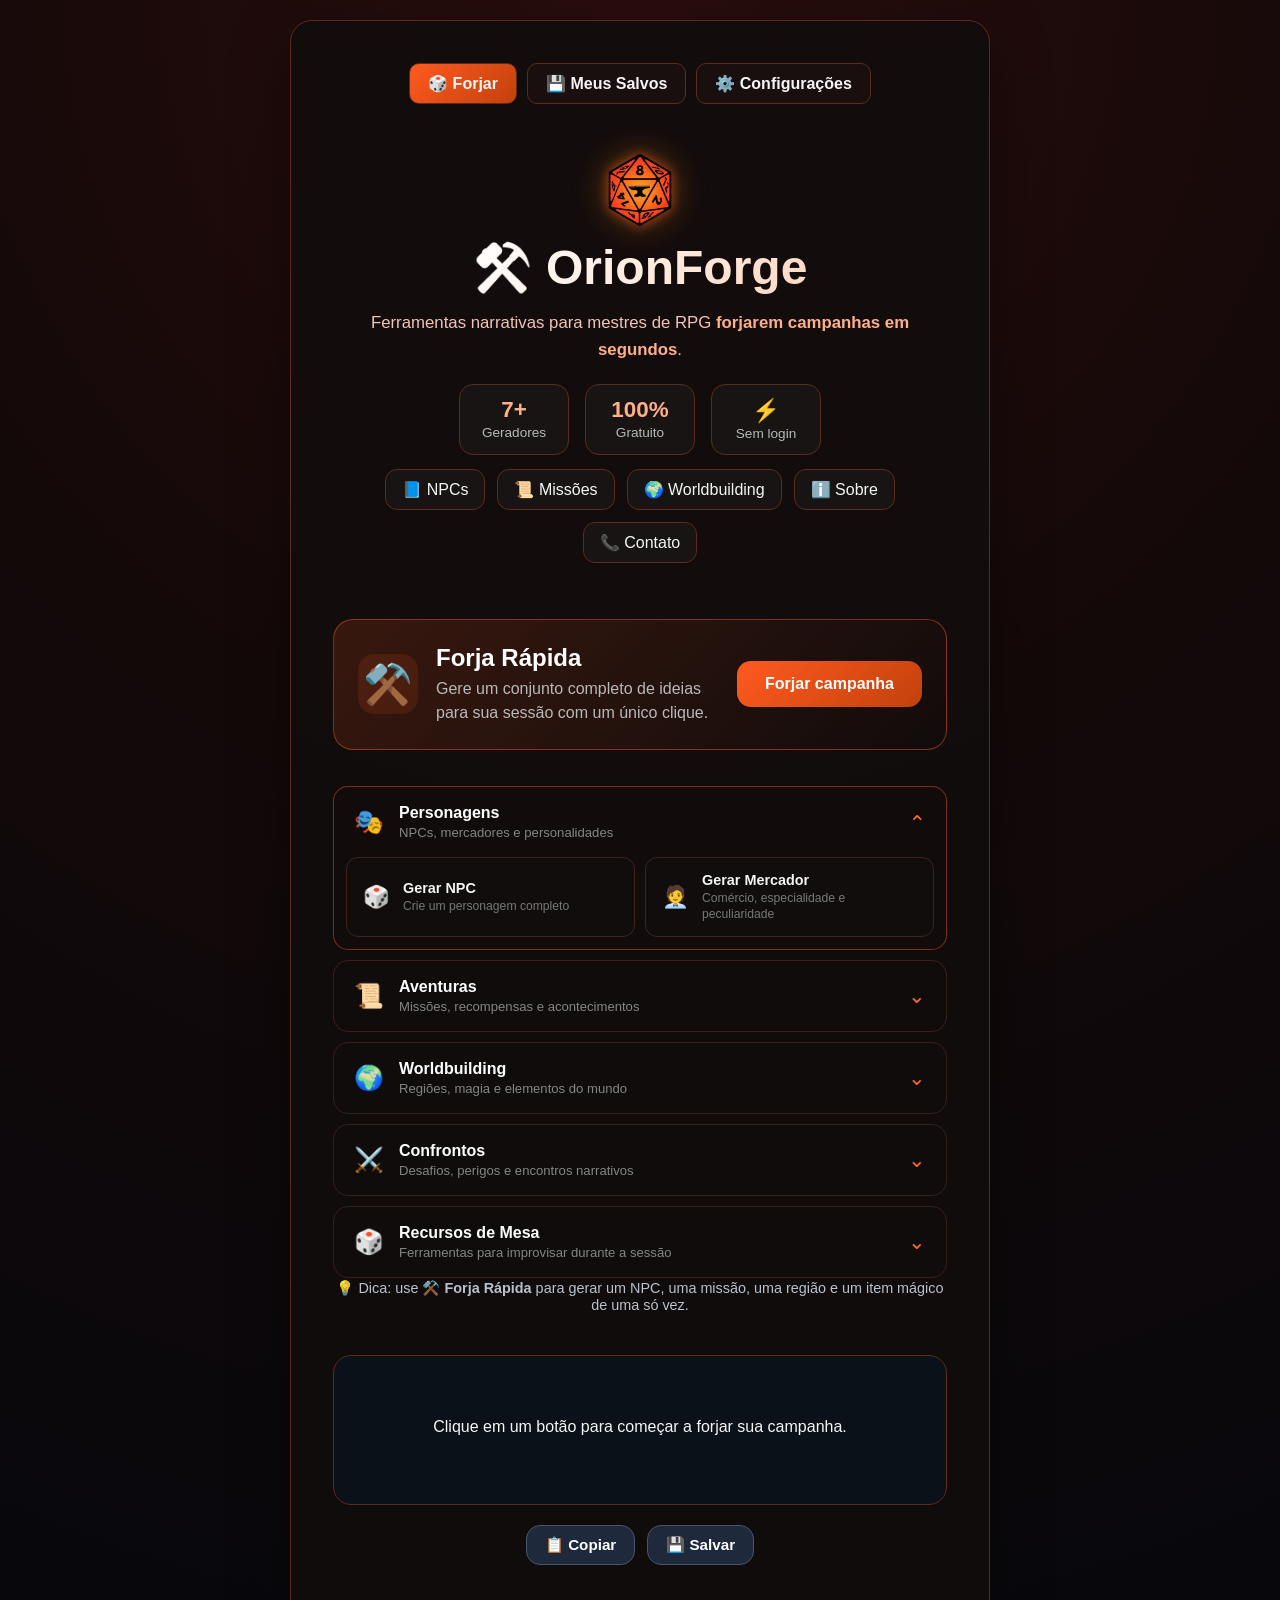
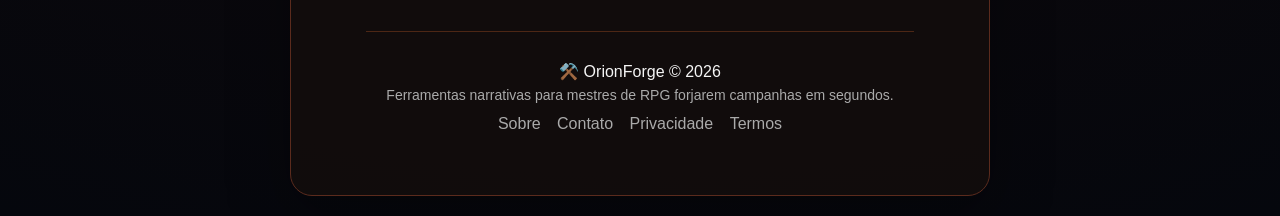
<file: index.html>
<!DOCTYPE html>
<html lang="pt-BR">
<head>
    <meta charset="UTF-8">
    <meta name="viewport" content="width=device-width, initial-scale=1.0">
    <title>OrionForge</title>
    <link rel="stylesheet" href="style.css">
    <link rel="icon" type="image/png" href="./Imagens/favicon.png">
<link rel="shortcut icon" href="./Imagens/favicon.png">
</head>
<body>

    <div class="container">

        <!-- ABAS -->
        <div class="tabs">
            <button class="tab active" data-tab="forjar">🎲 Forjar</button>
            <button class="tab" data-tab="salvos">💾 Meus Salvos</button>
            <button class="tab" data-tab="config">⚙️ Configurações</button>
        </div>

        <!-- ABA FORJAR -->
        <div id="forjar" class="tab-content active">

            <div class="hero">
    <img src="Imagens/logo.png" alt="OrionForge" class="logo-img">


    <h1>⚒️ OrionForge</h1>

    <p class="hero-subtitle">
        Ferramentas narrativas para mestres de RPG
        <strong>forjarem campanhas em segundos</strong>.
    </p>

    <div class="hero-stats">
        <div class="stat">
            <span>7+</span>
            <small>Geradores</small>
        </div>

        <div class="stat">
            <span>100%</span>
            <small>Gratuito</small>
        </div>

        <div class="stat">
            <span>⚡</span>
            <small>Sem login</small>
        </div>
    </div>

           <nav class="menu-principal">
  <a href="guia-npcs.html">📘 NPCs</a>
  <a href="guia-missoes.html">📜 Missões</a>
  <a href="guia-worldbuilding.html">🌍 Worldbuilding</a>
  <a href="sobre.html">ℹ️ Sobre</a>
  <a href="contato.html">📞 Contato</a>
</nav>
    
</div>
            <div class="botoes">
                <!-- FORJA RÁPIDA -->
<div class="forja-destaque">
    <div class="forja-icone">⚒️</div>

    <div class="forja-texto">
        <h2>Forja Rápida</h2>
        <p>
            Gere um conjunto completo de ideias para sua sessão
            com um único clique.
        </p>
    </div>

    <button id="btnForjaRapida" class="btn-forja">
        Forjar campanha
    </button>
</div>


<!-- CATEGORIAS -->
<div class="categorias">

    <!-- PERSONAGENS -->
    <details class="categoria" open>
        <summary>
            <span>🎭</span>
            <div>
                <strong>Personagens</strong>
                <small>NPCs, mercadores e personalidades</small>
            </div>
        </summary>

        <div class="ferramentas-grid">

            <button id="btnNPC" class="ferramenta">
                <span>🎲</span>
                <div>
                    <strong>Gerar NPC</strong>
                    <small>Crie um personagem completo</small>
                </div>
            </button>

            <button id="btnMercador" class="ferramenta">
                <span>🧑‍💼</span>
                <div>
                    <strong>Gerar Mercador</strong>
                    <small>Comércio, especialidade e peculiaridade</small>
                </div>
            </button>

        </div>
    </details>


    <!-- AVENTURAS -->
    <details class="categoria">
        <summary>
            <span>📜</span>
            <div>
                <strong>Aventuras</strong>
                <small>Missões, recompensas e acontecimentos</small>
            </div>
        </summary>

        <div class="ferramentas-grid">

            <button id="btnMissaoCurta" class="ferramenta">
                <span>📜</span>
                <div>
                    <strong>Missão Curta</strong>
                    <small>Uma aventura rápida para sua sessão</small>
                </div>
            </button>

            <button id="btnMissaoLonga" class="ferramenta">
                <span>🗺️</span>
                <div>
                    <strong>Missão Longa</strong>
                    <small>Uma aventura com mais desenvolvimento</small>
                </div>
            </button>

            <button id="btnLootMissao" class="ferramenta">
                <span>🎁</span>
                <div>
                    <strong>Loot de Missão</strong>
                    <small>Recompensas com significado narrativo</small>
                </div>
            </button>

            <button id="btnBang" class="ferramenta">
                <span>💥</span>
                <div>
                    <strong>Gerar Bang</strong>
                    <small>Coloque a história em movimento</small>
                </div>
            </button>

        </div>
    </details>


    <!-- MUNDO -->
    <details class="categoria">
        <summary>
            <span>🌍</span>
            <div>
                <strong>Worldbuilding</strong>
                <small>Regiões, magia e elementos do mundo</small>
            </div>
        </summary>

        <div class="ferramentas-grid">

            <button id="btnRegiao" class="ferramenta">
                <span>🌍</span>
                <div>
                    <strong>Gerar Região</strong>
                    <small>Crie lugares e culturas rapidamente</small>
                </div>
            </button>

            <button id="btnItemMagico" class="ferramenta">
                <span>✨</span>
                <div>
                    <strong>Item Mágico</strong>
                    <small>Crie artefatos e efeitos mágicos</small>
                </div>
            </button>

        </div>
    </details>

   <!-- CONFRONTOS -->
<details class="categoria">

    <summary>
        <span>⚔️</span>

        <div>
            <strong>Confrontos</strong>
            <small>Desafios, perigos e encontros narrativos</small>
        </div>
    </summary>

    <div class="ferramentas-grid">

        <button id="btnConfronto" class="ferramenta">

            <span>⚔️</span>

            <div>
                <strong>Gerar Confronto</strong>
                <small>
                    Crie um desafio sem depender de um sistema específico
                </small>
            </div>

        </button>

    </div>

</details>


    <!-- RECURSOS DE MESA -->
    <details class="categoria">
        <summary>
            <span>🎲</span>
            <div>
                <strong>Recursos de Mesa</strong>
                <small>Ferramentas para improvisar durante a sessão</small>
            </div>
        </summary>

        <div class="ferramentas-grid">

            <button id="btnLootKill" class="ferramenta">
                <span>💀</span>
                <div>
                    <strong>Loot de Combate</strong>
                    <small>O que os jogadores encontram após uma luta</small>
                </div>
            </button>

            <button id="btnPuzzle" class="ferramenta">
                <span>🧩</span>
                <div>
                    <strong>Gerar Puzzle</strong>
                    <small>Desafios para os jogadores resolverem</small>
                </div>
            </button>

            <button id="btnRegraCasa" class="ferramenta">
                <span>🎭</span>
                <div>
                    <strong>Regra da Casa</strong>
                    <small>Regras especiais para sua mesa</small>
                </div>
            </button>

        </div>
    </details>

</div>
                <p class="hint">
  💡 Dica: use <strong>⚒️ Forja Rápida</strong> para gerar um NPC, uma missão, uma região e um item mágico de uma só vez.
</p>
            </div>

            <div id="resultado">
                <p>Clique em um botão para começar a forjar sua campanha.</p>
            </div>

            <div class="acoes">
                <button id="btnCopiar">📋 Copiar</button>
                <button id="btnSalvar">💾 Salvar</button>
            </div>

        </div>

        <!-- ABA SALVOS -->
        <div id="salvos" class="tab-content">
            <h2>💾 Meus Salvos</h2>
            <div id="listaSalvos">
                <p>Nenhum conteúdo salvo ainda.</p>
            </div>
        </div>

        <!-- ABA CONFIGURAÇÕES -->
        <div id="config" class="tab-content">
            <h2>⚙️ Configurações</h2>

            <button id="btnLimparSalvos">🗑️ Limpar Salvos</button>
            <button id="btnTemaMagma">🎨​ Trocar Tema</button>

            <p style="margin-top:16px;color:#aaa;">
                Mais opções serão adicionadas em futuras versões do OrionForge.
            </p>
        </div>


               <div class="footer"> 
            <p>⚒️ OrionForge © 2026</p> 
            
            <p class="footer-desc"> 
                Ferramentas narrativas para mestres de RPG forjarem campanhas em segundos. 
            </p> 
 
            <div class="footer-links"> 
                <a href="sobre.html">Sobre</a> 
                <a href="contato.html">Contato</a> 
                <a href="privacidade.html">Privacidade</a> 
                <a href="termos.html">Termos</a> 
            </div> 
        </div>

    </div> <!-- fecha .container -->

    <div id="toast" class="toast"></div> 
 
    <script src="script.js"></script> 
</body> 
</html>
</file>
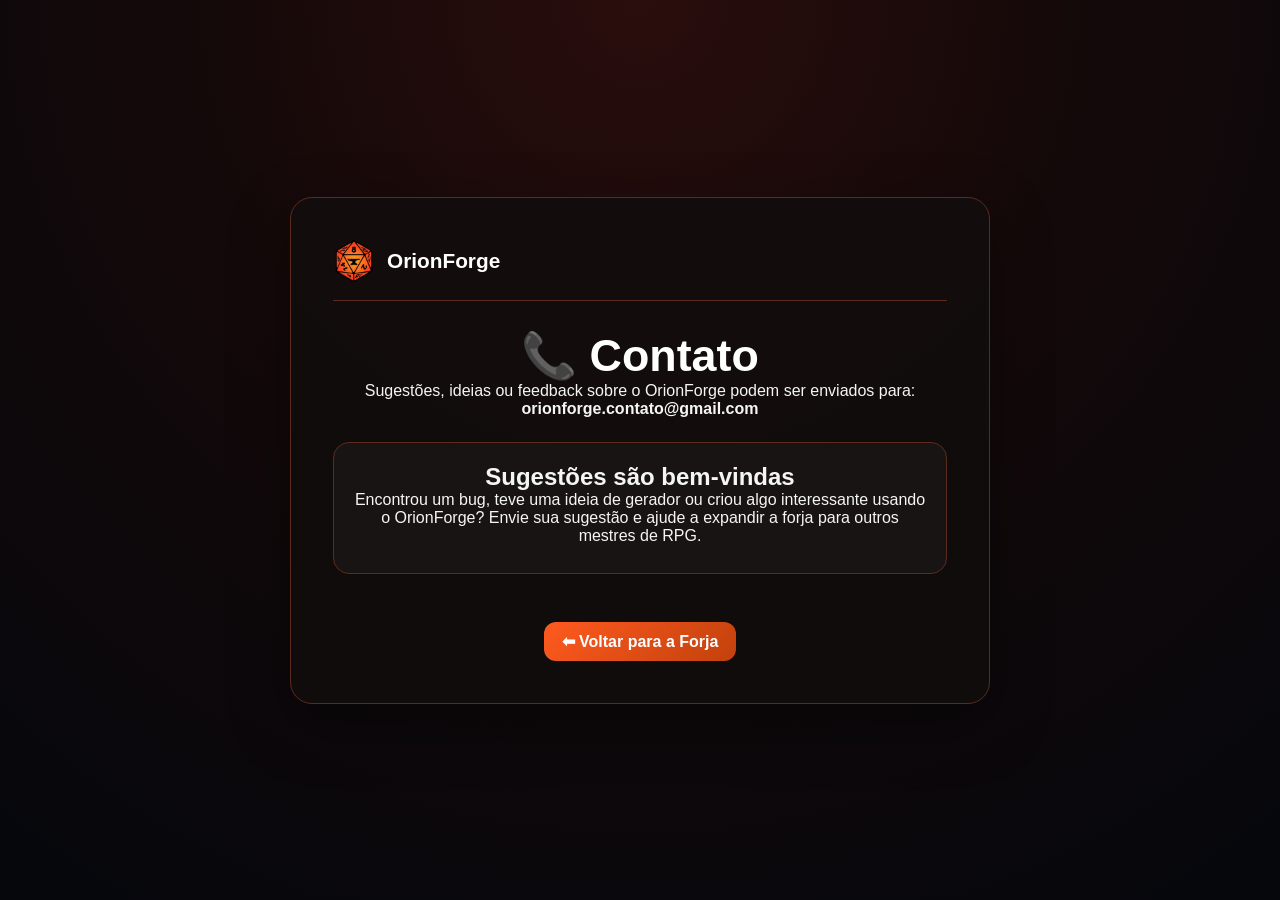
<file: contato.html>
<!DOCTYPE html>
<html lang="pt-BR">
<head>
  <meta charset="UTF-8">
  <meta name="viewport" content="width=device-width, initial-scale=1.0">
  <title>Contato | OrionForge</title>
  <link rel="stylesheet" href="style.css">
  <link rel="icon" type="image/png" href="Imagens/favicon.png">
</head>
<body>
  <div class="container">
    <div class="mini-header">
  <img src="Imagens/logo.png" alt="OrionForge" class="mini-logo">
  <a href="index.html" class="mini-title">OrionForge</a>
</div>

    <h1>📞 Contato</h1>

    <p>Sugestões, ideias ou feedback sobre o OrionForge podem ser enviados para:</p>

    <p><strong>orionforge.contato@gmail.com</strong></p>

    <div class="exemplo-box">
  <h2>Sugestões são bem-vindas</h2>
  <p>
    Encontrou um bug, teve uma ideia de gerador ou criou algo interessante usando o OrionForge?
    Envie sua sugestão e ajude a expandir a forja para outros mestres de RPG.
  </p>
</div>

    <a href="index.html" class="btn-voltar">⬅ Voltar para a Forja</a>
  </div>
</body>
</html>
</file>
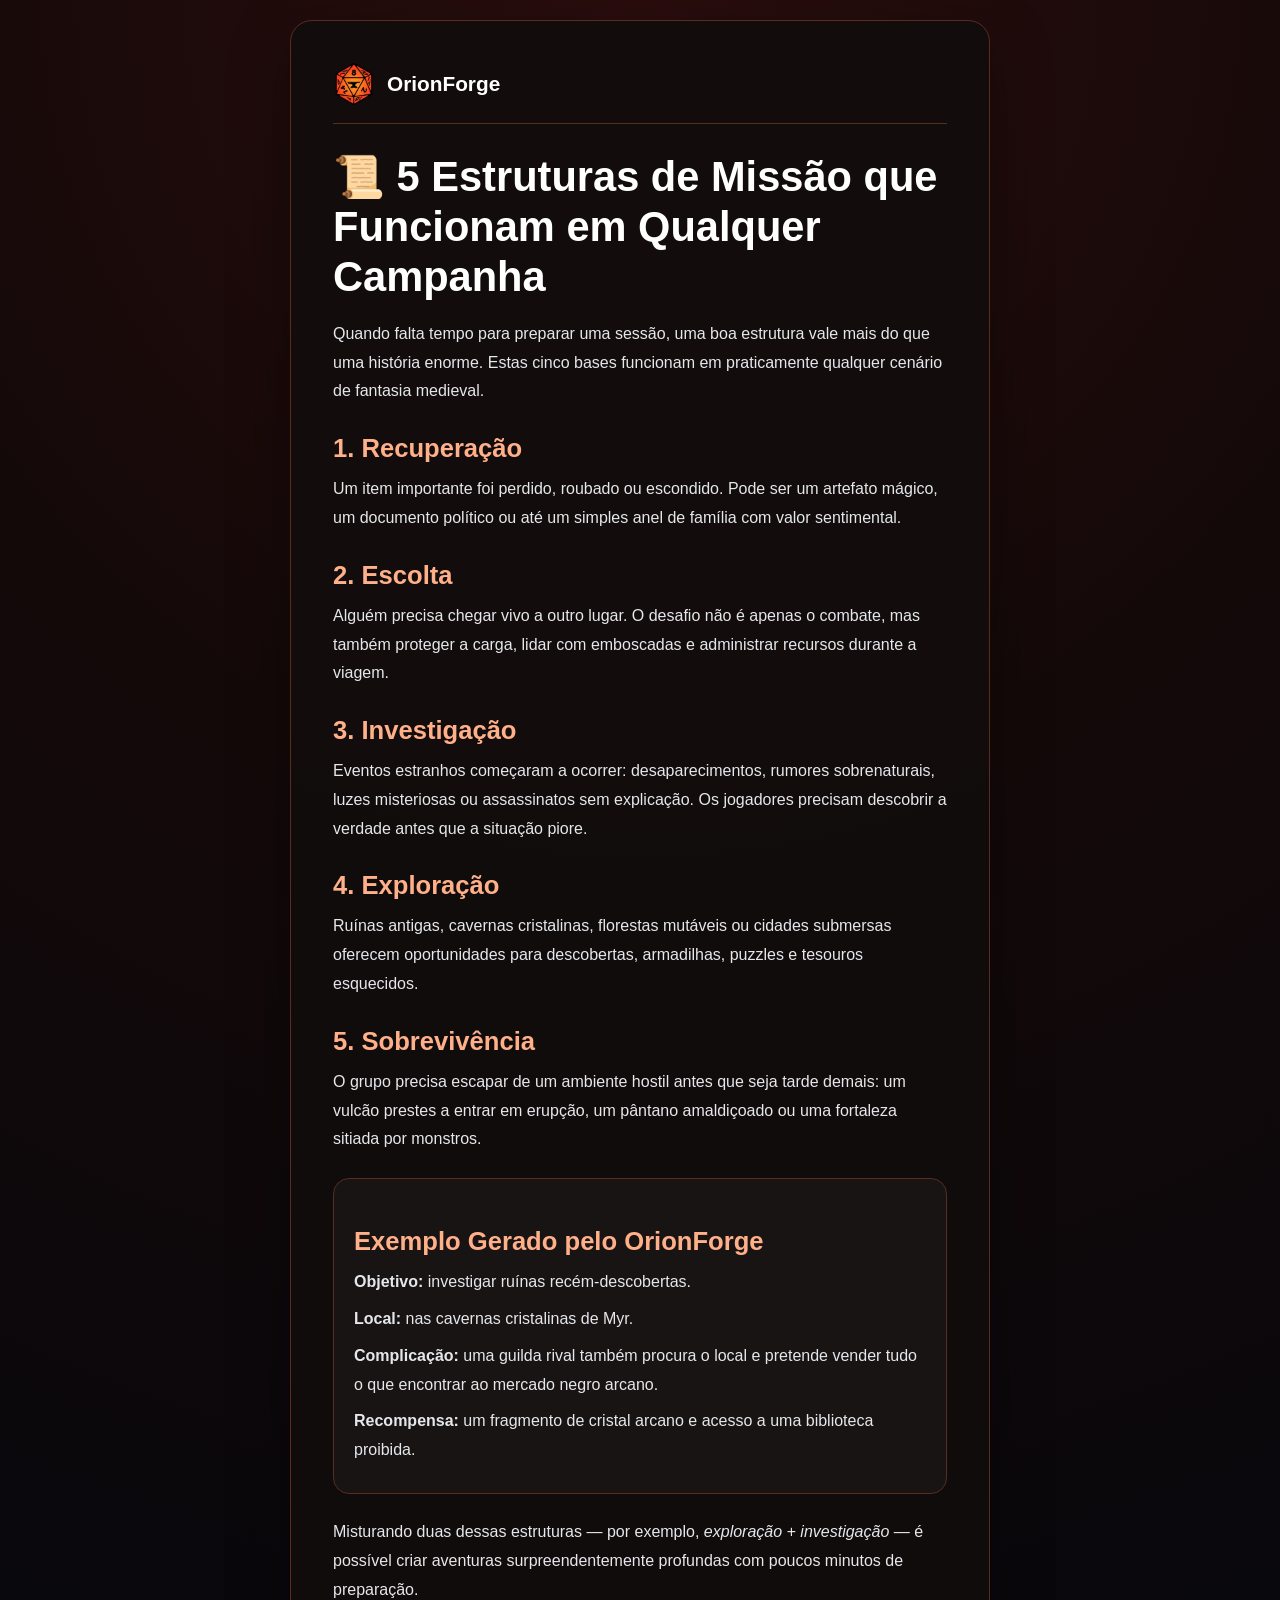
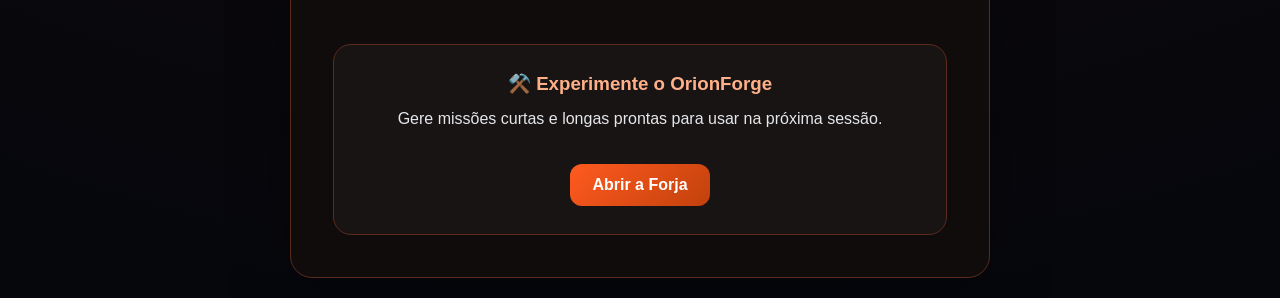
<file: guia-missoes.html>
<!DOCTYPE html>
<html lang="pt-BR">
<head>
  <meta charset="UTF-8">
  <meta name="viewport" content="width=device-width, initial-scale=1.0">
  <title>Guia de Missões | OrionForge</title>
  <link rel="icon" type="image/png" href="Imagens/logo.png">
  <link rel="stylesheet" href="style.css">
</head>
<body>
  <div class="container">
    <div class="guia-container">

      <div class="mini-header">
        <img src="Imagens/logo.png" alt="OrionForge" class="mini-logo">
        <a href="index.html" class="mini-title">OrionForge</a>
      </div>

      <h1>📜 5 Estruturas de Missão que Funcionam em Qualquer Campanha</h1>

      <p>
        Quando falta tempo para preparar uma sessão, uma boa estrutura vale mais do que uma história enorme. Estas cinco bases funcionam em praticamente qualquer cenário de fantasia medieval.
      </p>

      <h2>1. Recuperação</h2>
      <p>
        Um item importante foi perdido, roubado ou escondido. Pode ser um artefato mágico, um documento político ou até um simples anel de família com valor sentimental.
      </p>

      <h2>2. Escolta</h2>
      <p>
        Alguém precisa chegar vivo a outro lugar. O desafio não é apenas o combate, mas também proteger a carga, lidar com emboscadas e administrar recursos durante a viagem.
      </p>

      <h2>3. Investigação</h2>
      <p>
        Eventos estranhos começaram a ocorrer: desaparecimentos, rumores sobrenaturais, luzes misteriosas ou assassinatos sem explicação. Os jogadores precisam descobrir a verdade antes que a situação piore.
      </p>

      <h2>4. Exploração</h2>
      <p>
        Ruínas antigas, cavernas cristalinas, florestas mutáveis ou cidades submersas oferecem oportunidades para descobertas, armadilhas, puzzles e tesouros esquecidos.
      </p>

      <h2>5. Sobrevivência</h2>
      <p>
        O grupo precisa escapar de um ambiente hostil antes que seja tarde demais: um vulcão prestes a entrar em erupção, um pântano amaldiçoado ou uma fortaleza sitiada por monstros.
      </p>

      <div class="exemplo-box">
        <h2>Exemplo Gerado pelo OrionForge</h2>
        <p><strong>Objetivo:</strong> investigar ruínas recém-descobertas.</p>
        <p><strong>Local:</strong> nas cavernas cristalinas de Myr.</p>
        <p><strong>Complicação:</strong> uma guilda rival também procura o local e pretende vender tudo o que encontrar ao mercado negro arcano.</p>
        <p><strong>Recompensa:</strong> um fragmento de cristal arcano e acesso a uma biblioteca proibida.</p>
      </div>

      <p>
        Misturando duas dessas estruturas — por exemplo, <em>exploração + investigação</em> — é possível criar aventuras surpreendentemente profundas com poucos minutos de preparação.
      </p>

      <div class="cta-box">
        <h3>⚒️ Experimente o OrionForge</h3>
        <p>Gere missões curtas e longas prontas para usar na próxima sessão.</p>
        <a href="index.html" class="cta-button">Abrir a Forja</a>
      </div>


    </div>
  </div>
</body>
</html>
</file>
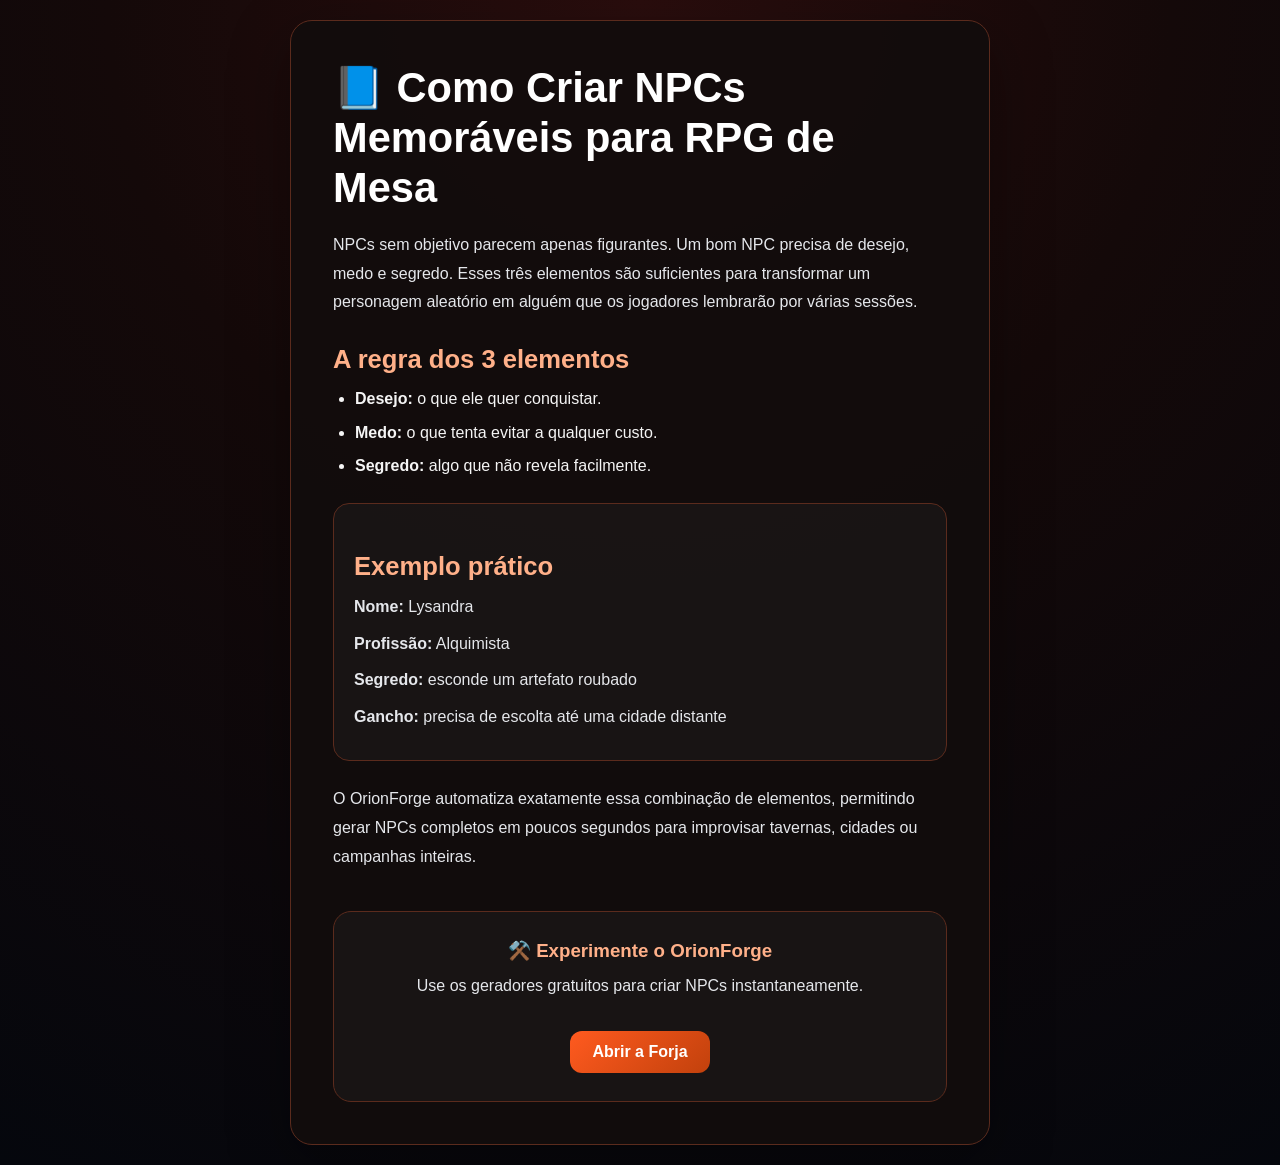
<file: guia-npcs.html>
<!DOCTYPE html>
<html lang="pt-BR">
<head>
  <meta charset="UTF-8">
  <meta name="viewport" content="width=device-width, initial-scale=1.0">
  <title>Guia de NPCs | OrionForge</title>
  <link rel="stylesheet" href="style.css">
  <link rel="icon" type="image/png" href="Imagens/favicon.png">
</head>
<body>
  <div class="container">
  <div class="guia-container">
    <h1>📘 Como Criar NPCs Memoráveis para RPG de Mesa</h1>

    <p>
      NPCs sem objetivo parecem apenas figurantes. Um bom NPC precisa de desejo, medo e segredo.
      Esses três elementos são suficientes para transformar um personagem aleatório em alguém que os jogadores lembrarão por várias sessões.
    </p>

    <h2>A regra dos 3 elementos</h2>

    <ul>
      <li><strong>Desejo:</strong> o que ele quer conquistar.</li>
      <li><strong>Medo:</strong> o que tenta evitar a qualquer custo.</li>
      <li><strong>Segredo:</strong> algo que não revela facilmente.</li>
    </ul>

    <div class="exemplo-box">
      <h2>Exemplo prático</h2>

      <p><strong>Nome:</strong> Lysandra</p>
      <p><strong>Profissão:</strong> Alquimista</p>
      <p><strong>Segredo:</strong> esconde um artefato roubado</p>
      <p><strong>Gancho:</strong> precisa de escolta até uma cidade distante</p>
    </div>

    <p>
      O OrionForge automatiza exatamente essa combinação de elementos, permitindo gerar NPCs completos em poucos segundos para improvisar tavernas, cidades ou campanhas inteiras.
    </p>

    <div class="cta-box">
      <h3>⚒️ Experimente o OrionForge</h3>
      <p>Use os geradores gratuitos para criar NPCs instantaneamente.</p>
      <a href="index.html" class="cta-button">Abrir a Forja</a>
    </div>
  </div>
</file>
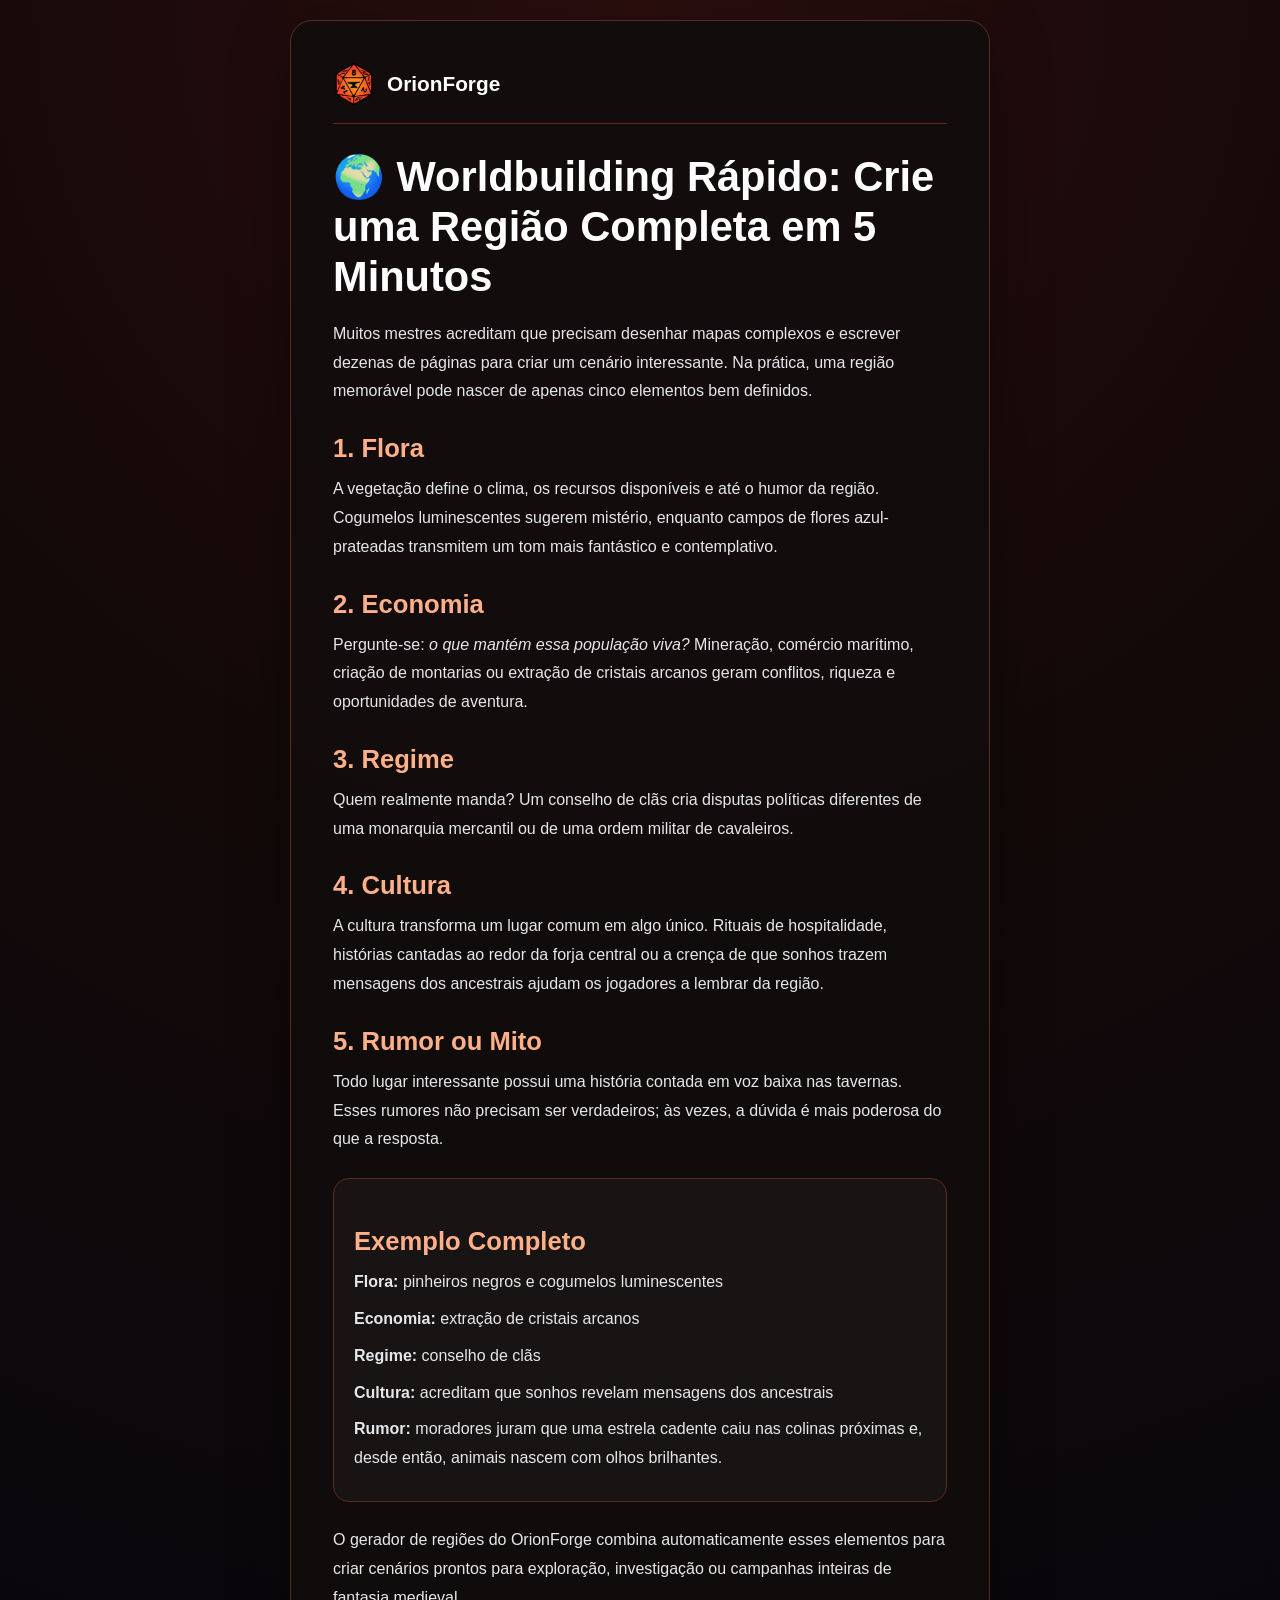
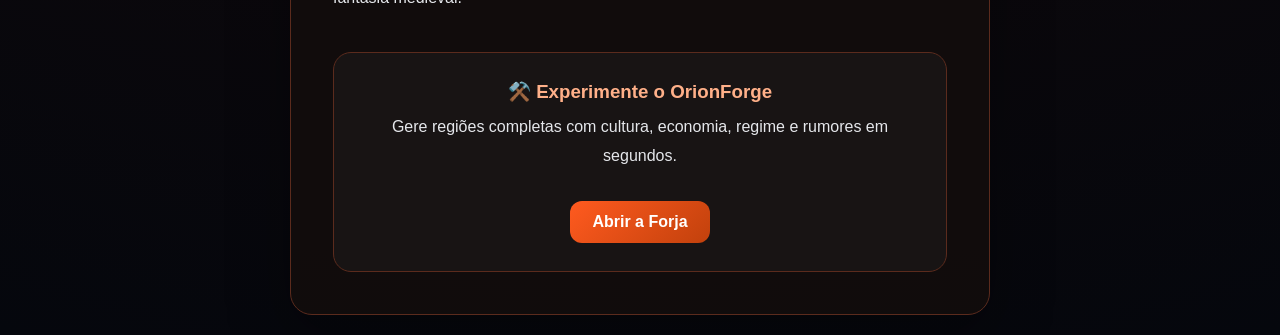
<file: guia-worldbuilding.html>
<!DOCTYPE html>
<html lang="pt-BR">
<head>
  <meta charset="UTF-8">
  <meta name="viewport" content="width=device-width, initial-scale=1.0">
  <title>Guia de Worldbuilding | OrionForge</title>
  <link rel="icon" type="image/png" href="imagens/logo.png">
  <link rel="stylesheet" href="style.css">
</head>
<body>
  <div class="container">
    <div class="guia-container">

      <div class="mini-header">
        <img src="Imagens/logo.png" alt="OrionForge" class="mini-logo">
        <a href="index.html" class="mini-title">OrionForge</a>
      </div>

      <h1>🌍 Worldbuilding Rápido: Crie uma Região Completa em 5 Minutos</h1>

      <p>
        Muitos mestres acreditam que precisam desenhar mapas complexos e escrever dezenas de páginas para criar um cenário interessante. Na prática, uma região memorável pode nascer de apenas cinco elementos bem definidos.
      </p>

      <h2>1. Flora</h2>
      <p>
        A vegetação define o clima, os recursos disponíveis e até o humor da região. Cogumelos luminescentes sugerem mistério, enquanto campos de flores azul-prateadas transmitem um tom mais fantástico e contemplativo.
      </p>

      <h2>2. Economia</h2>
      <p>
        Pergunte-se: <em>o que mantém essa população viva?</em> Mineração, comércio marítimo, criação de montarias ou extração de cristais arcanos geram conflitos, riqueza e oportunidades de aventura.
      </p>

      <h2>3. Regime</h2>
      <p>
        Quem realmente manda? Um conselho de clãs cria disputas políticas diferentes de uma monarquia mercantil ou de uma ordem militar de cavaleiros.
      </p>

      <h2>4. Cultura</h2>
      <p>
        A cultura transforma um lugar comum em algo único. Rituais de hospitalidade, histórias cantadas ao redor da forja central ou a crença de que sonhos trazem mensagens dos ancestrais ajudam os jogadores a lembrar da região.
      </p>

      <h2>5. Rumor ou Mito</h2>
      <p>
        Todo lugar interessante possui uma história contada em voz baixa nas tavernas. Esses rumores não precisam ser verdadeiros; às vezes, a dúvida é mais poderosa do que a resposta.
      </p>

      <div class="exemplo-box">
        <h2>Exemplo Completo</h2>
        <p><strong>Flora:</strong> pinheiros negros e cogumelos luminescentes</p>
        <p><strong>Economia:</strong> extração de cristais arcanos</p>
        <p><strong>Regime:</strong> conselho de clãs</p>
        <p><strong>Cultura:</strong> acreditam que sonhos revelam mensagens dos ancestrais</p>
        <p><strong>Rumor:</strong> moradores juram que uma estrela cadente caiu nas colinas próximas e, desde então, animais nascem com olhos brilhantes.</p>
      </div>

      <p>
        O gerador de regiões do OrionForge combina automaticamente esses elementos para criar cenários prontos para exploração, investigação ou campanhas inteiras de fantasia medieval.
      </p>

      <div class="cta-box">
        <h3>⚒️ Experimente o OrionForge</h3>
        <p>Gere regiões completas com cultura, economia, regime e rumores em segundos.</p>
        <a href="index.html" class="cta-button">Abrir a Forja</a>
      </div>

    

    </div>
  </div>
</body>
</html>
</file>
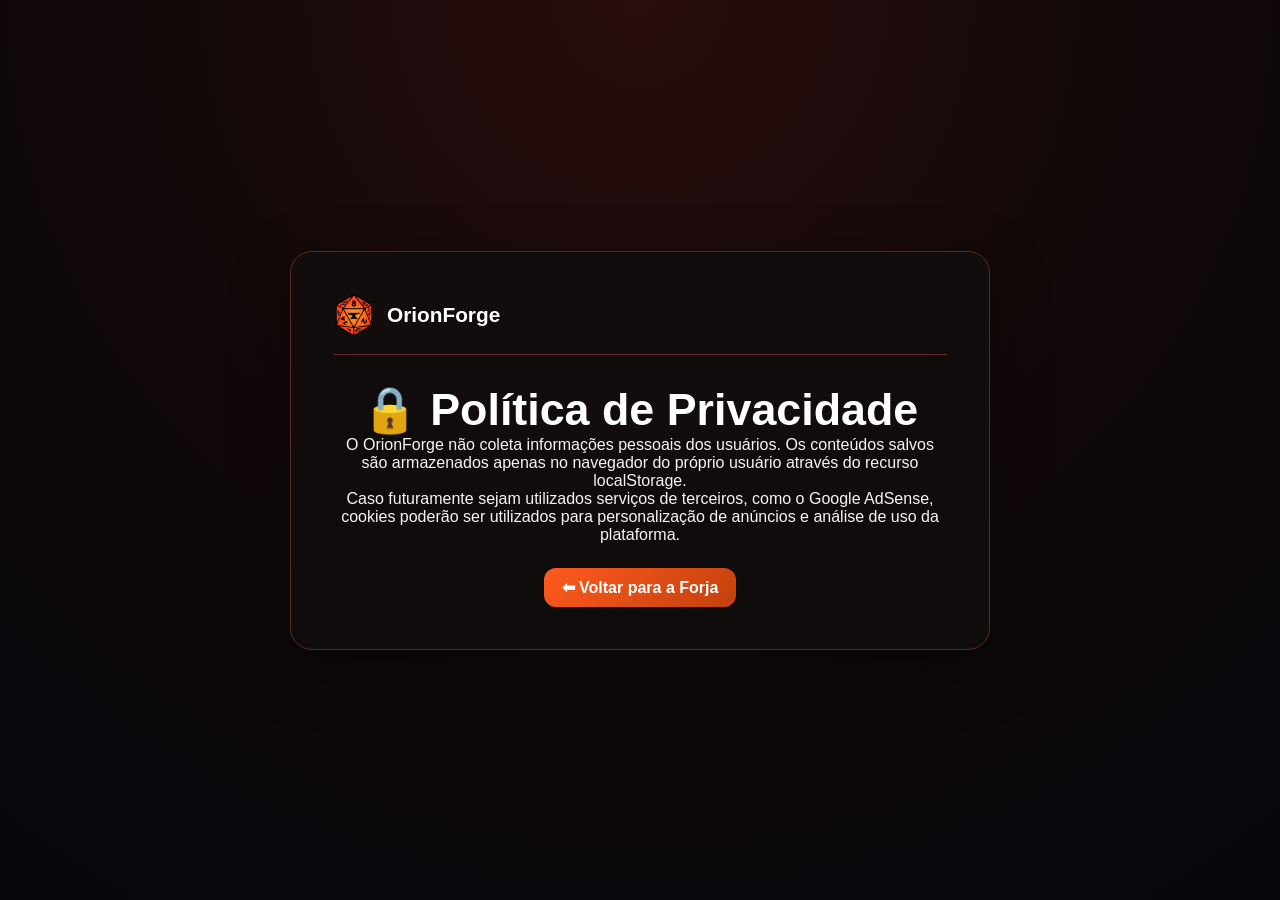
<file: privacidade.html>
<!DOCTYPE html>
<html lang="pt-BR">
<head>
  <meta charset="UTF-8">
  <meta name="viewport" content="width=device-width, initial-scale=1.0">
  <title>Privacidade | OrionForge</title>
  <link rel="stylesheet" href="style.css">
  <link rel="icon" type="image/png" href="Imagens/favicon.png">
</head>
<body>
  <div class="container">
    <div class="mini-header">
  <img src="Imagens/logo.png" alt="OrionForge" class="mini-logo">
  <a href="index.html" class="mini-title">OrionForge</a>
</div>
    <h1>🔒 Política de Privacidade</h1>

    <p>
      O OrionForge não coleta informações pessoais dos usuários. Os conteúdos salvos são armazenados
      apenas no navegador do próprio usuário através do recurso <code>localStorage</code>.
    </p>

    <p>
      Caso futuramente sejam utilizados serviços de terceiros, como o Google AdSense, cookies poderão
      ser utilizados para personalização de anúncios e análise de uso da plataforma.
    </p>

    <a href="index.html" class="btn-voltar">⬅ Voltar para a Forja</a>
  </div>
</body>
</html>
</file>
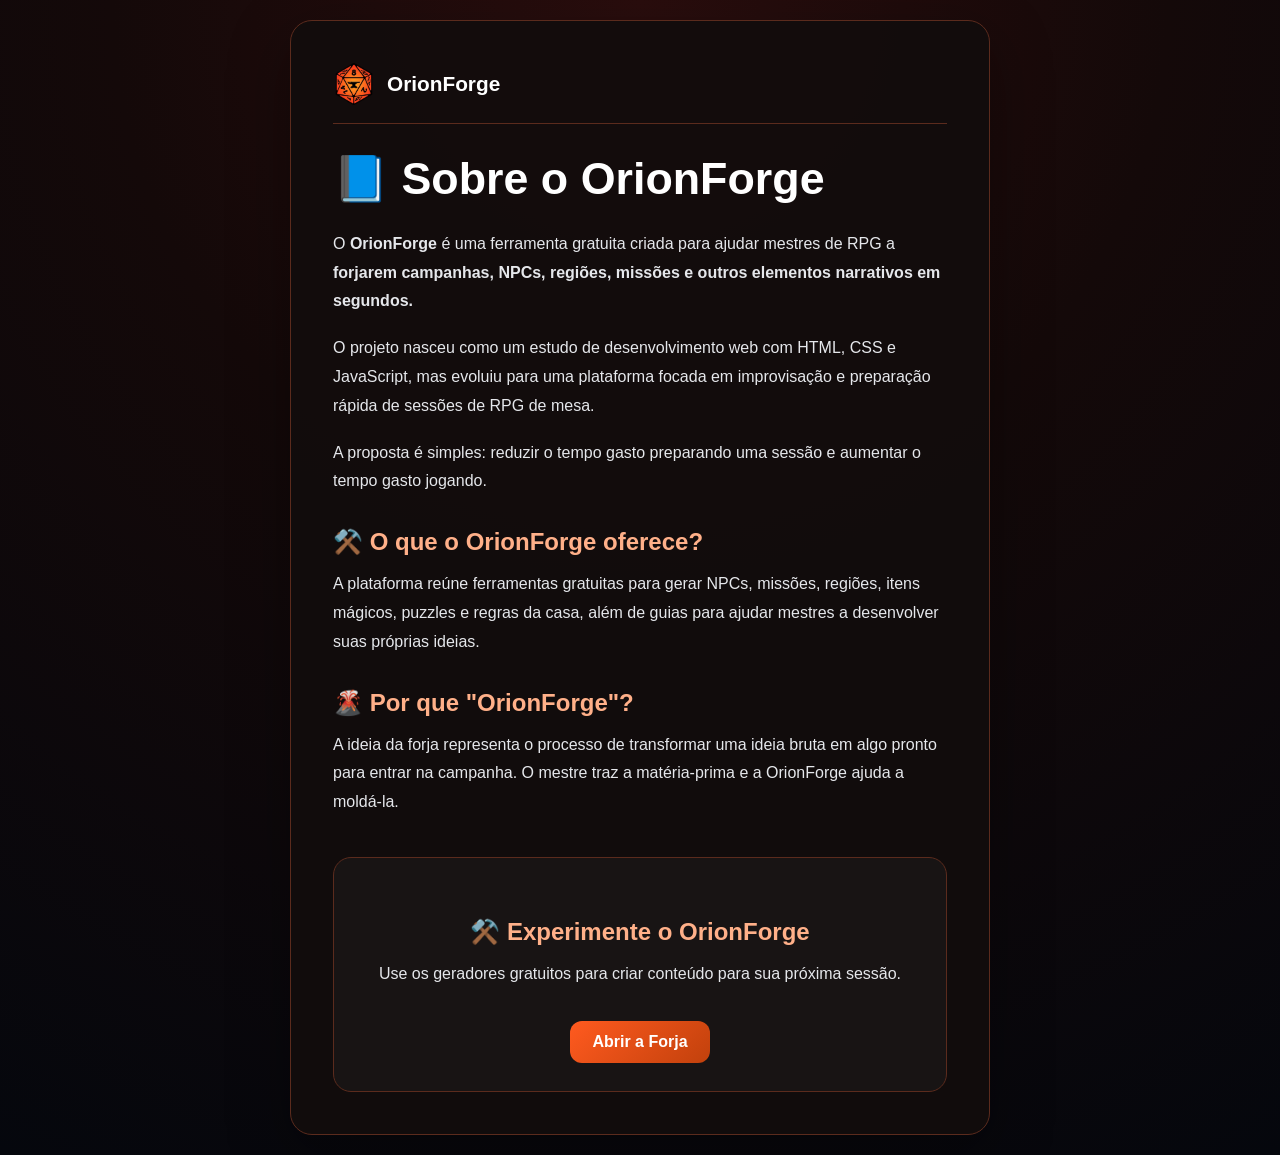
<file: sobre.html>
<!DOCTYPE html>
<html lang="pt-BR">

<head>
    <meta charset="UTF-8">
    <meta name="viewport" content="width=device-width, initial-scale=1.0">

    <title>Sobre | OrionForge</title>

    <link rel="stylesheet" href="./style.css">

    <link rel="icon" type="image/png" href="./Imagens/favicon.png">
</head>

<body>

    <div class="container">

        <div class="mini-header">
            <img src="./Imagens/logo.png" alt="OrionForge" class="mini-logo">

            <a href="./index.html" class="mini-title">
                OrionForge
            </a>
        </div>

        <div class="pagina-texto">

            <h1>📘 Sobre o OrionForge</h1>

            <p>
                O <strong>OrionForge</strong> é uma ferramenta gratuita criada para ajudar
                mestres de RPG a
                <strong>forjarem campanhas, NPCs, regiões, missões e outros elementos narrativos em segundos.</strong>
            </p>

            <p>
                O projeto nasceu como um estudo de desenvolvimento web com
                HTML, CSS e JavaScript, mas evoluiu para uma plataforma focada
                em improvisação e preparação rápida de sessões de RPG de mesa.
            </p>

            <p>
                A proposta é simples: reduzir o tempo gasto preparando uma sessão
                e aumentar o tempo gasto jogando.
            </p>

            <h2>⚒️ O que o OrionForge oferece?</h2>

            <p>
                A plataforma reúne ferramentas gratuitas para gerar NPCs,
                missões, regiões, itens mágicos, puzzles e regras da casa,
                além de guias para ajudar mestres a desenvolver suas próprias ideias.
            </p>

            <h2>🌋 Por que "OrionForge"?</h2>

            <p>
                A ideia da forja representa o processo de transformar uma ideia
                bruta em algo pronto para entrar na campanha.
                O mestre traz a matéria-prima e a OrionForge ajuda a moldá-la.
            </p>

            <div class="cta-box">

                <h2>⚒️ Experimente o OrionForge</h2>

                <p>
                    Use os geradores gratuitos para criar conteúdo
                    para sua próxima sessão.
                </p>

                <a href="./index.html" class="cta-button">
                    Abrir a Forja
                </a>

            </div>

            
            </a>

        </div>

    </div>

</body>
</html>
</file>
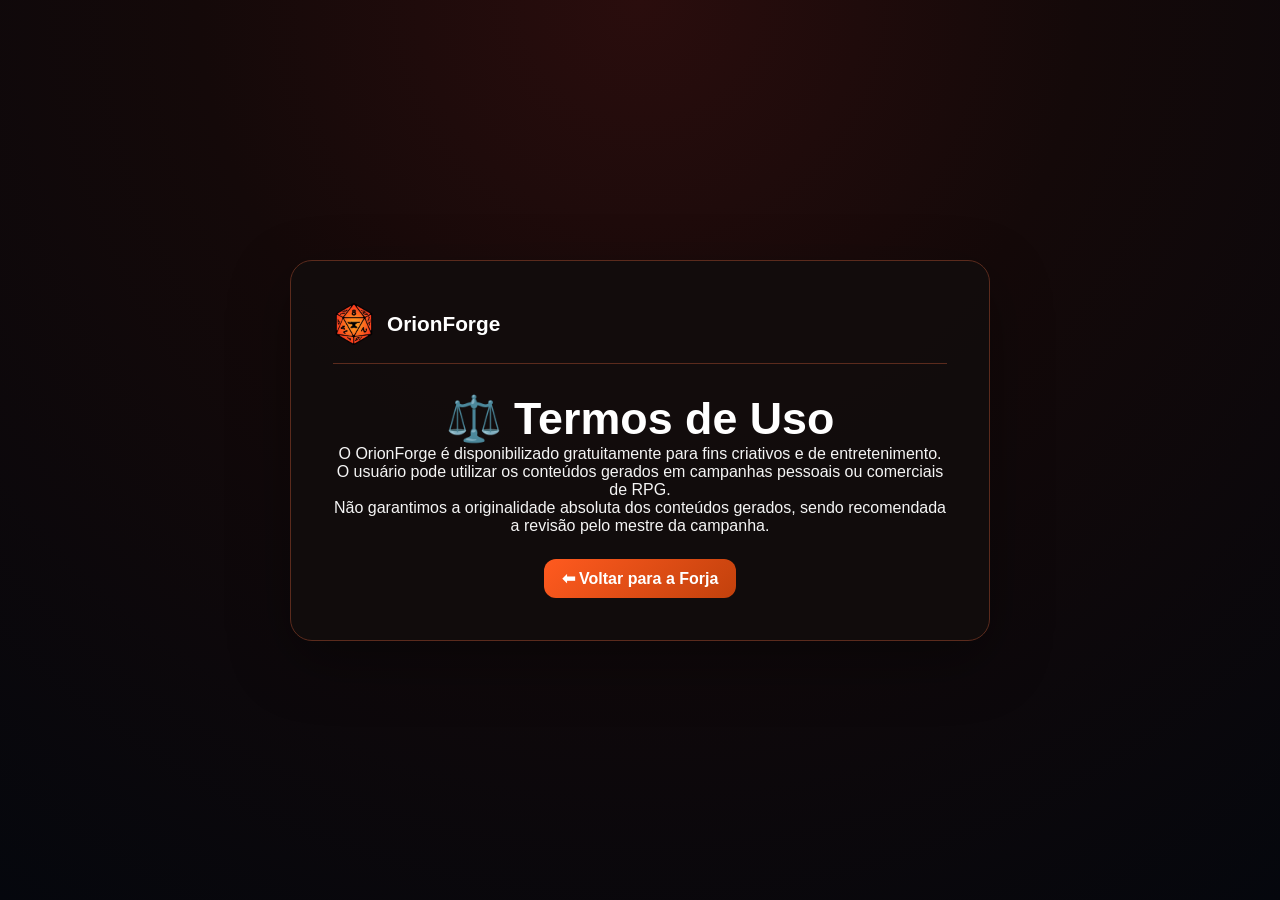
<file: termos.html>
<!DOCTYPE html>
<html lang="pt-BR">
<head>
  <meta charset="UTF-8">
  <meta name="viewport" content="width=device-width, initial-scale=1.0">
  <title>Termos | OrionForge</title>
  <link rel="stylesheet" href="style.css">
  <link rel="icon" type="image/png" href="Imagens/favicon.png">
</head>
<body>
  <div class="container">
    <div class="mini-header">
  <img src="Imagens/logo.png" alt="OrionForge" class="mini-logo">
  <a href="index.html" class="mini-title">OrionForge</a>
</div>
    <h1>⚖️ Termos de Uso</h1>

    <p>
      O OrionForge é disponibilizado gratuitamente para fins criativos e de entretenimento.
      O usuário pode utilizar os conteúdos gerados em campanhas pessoais ou comerciais de RPG.
    </p>

    <p>
      Não garantimos a originalidade absoluta dos conteúdos gerados, sendo recomendada a revisão pelo mestre da campanha.
    </p>

    <a href="index.html" class="btn-voltar">⬅ Voltar para a Forja</a>
  </div>
</body>
</html>
</file>
<file: style.css>
/* ============================================================
   ORIONFORGE — STYLE.CSS
   Tema principal: Magma
   Tema alternativo: Arcano
============================================================ */


/* ============================================================
   VARIÁVEIS
============================================================ */

:root {
  --cor-principal: #ff5a1f;
  --cor-secundaria: #c2410c;
  --cor-destaque: #ffb089;

  --cor-fundo: #05070d;
  --cor-container: rgba(18, 12, 12, 0.92);
  --cor-card: #0b1118;

  --cor-borda: #5b2b1d;

  --cor-texto: #f5f5f5;
  --cor-texto-secundario: #c7c7c7;

  --sombra-forja: rgba(255, 90, 31, 0.35);
}


/* ============================================================
   RESET
============================================================ */

* {
  margin: 0;
  padding: 0;
  box-sizing: border-box;
  font-family: "Segoe UI", sans-serif;
}


/* ============================================================
   BODY
============================================================ */

body {
  background:
    radial-gradient(
      circle at top,
      #2a0d0d 0%,
      #140909 40%,
      #05070d 100%
    );

  color: var(--cor-texto);

  min-height: 100vh;

  display: flex;
  justify-content: center;
  align-items: center;

  padding: 20px;

  transition:
    background 0.4s ease,
    color 0.3s ease;
}


/* ============================================================
   CONTAINER PRINCIPAL
============================================================ */

.container {
  width: 100%;
  max-width: 700px;

  background: var(--cor-container);

  border: 1px solid var(--cor-borda);
  border-radius: 22px;

  padding: 42px;

  display: flex;
  flex-direction: column;
  align-items: center;

  text-align: center;

  box-shadow:
    0 20px 60px rgba(0, 0, 0, 0.35);
}


/* ============================================================
   MINI HEADER
============================================================ */

.mini-header {
  width: 100%;

  display: flex;
  align-items: center;

  gap: 12px;

  margin-bottom: 28px;
  padding-bottom: 18px;

  border-bottom: 1px solid var(--cor-borda);
}

.mini-logo {
  width: 42px;
  height: 42px;

  object-fit: contain;
}

.mini-title {
  font-size: 1.3rem;
  font-weight: bold;

  color: #fff;

  text-decoration: none;

  transition: color 0.2s ease;
}

.mini-title:hover {
  color: var(--cor-destaque);
}


/* ============================================================
   LOGO
============================================================ */

.logo {
  display: flex;
  align-items: center;
  justify-content: center;

  gap: 16px;

  margin-bottom: 10px;
}

.logo-img {
  width: 72px;
  height: 72px;

  object-fit: contain;

  filter:
    drop-shadow(0 0 6px rgba(255, 90, 31, 0.6))
    drop-shadow(0 0 16px rgba(255, 140, 0, 0.35));
}


/* ============================================================
   TÍTULOS
============================================================ */

h1 {
  font-size: 2.8rem;
  color: #fff;
}


/* ============================================================
   SUBTÍTULO
============================================================ */

.subtitle {
  color: #f1c4b5;

  margin-bottom: 26px;

  font-size: 1rem;
}


/* ============================================================
   BOTÕES GERAIS
============================================================ */

button {
  background:
    linear-gradient(
      135deg,
      var(--cor-principal),
      var(--cor-secundaria)
    );

  color: white;

  border: none;

  padding: 14px 28px;

  border-radius: 14px;

  font-size: 1rem;
  font-weight: bold;

  cursor: pointer;

  transition:
    transform 0.25s ease,
    box-shadow 0.25s ease,
    background 0.25s ease;

  margin-bottom: 26px;
}

button:hover {
  transform: translateY(-2px);

  box-shadow:
    0 8px 20px var(--sombra-forja);
}

button:active {
  transform: translateY(0);
}


/* ============================================================
   RESULTADO
============================================================ */

#resultado {
  width: 100%;

  background: var(--cor-card);

  border: 1px solid var(--cor-borda);
  border-radius: 18px;

  padding: 26px;

  min-height: 150px;

  display: flex;
  flex-direction: column;

  justify-content: center;
  align-items: center;

  text-align: center;

  transition:
    transform 0.25s ease,
    opacity 0.25s ease,
    border-color 0.3s ease;
}

#resultado h2 {
  color: var(--cor-destaque);

  margin-bottom: 12px;
}

#resultado h3 {
  color: var(--cor-destaque);

  margin-bottom: 10px;
}

#resultado p {
  line-height: 1.6;

  margin-bottom: 8px;

  max-width: 520px;
}

#resultado hr {
  width: 100%;

  border: none;

  height: 1px;

  background:
    linear-gradient(
      to right,
      transparent,
      var(--cor-borda),
      transparent
    );

  margin: 18px 0;
}


/* ============================================================
   ANIMAÇÃO DA FORJA
============================================================ */

.forjando {
  transform: scale(0.98);

  opacity: 0.7;
}


/* ============================================================
   BOTÕES DE GERADORES
============================================================ */

.botoes {
  width: 100%;

  display: flex;

  flex-wrap: wrap;

  justify-content: center;

  gap: 12px;

  margin-bottom: 24px;
}


/* ============================================================
   AÇÕES
============================================================ */

.acoes {
  display: flex;

  gap: 12px;

  margin-top: 20px;
}

.acoes button {
  background: #1e293b;

  border: 1px solid #475569;

  padding: 10px 18px;

  font-size: 0.95rem;
}

.acoes button:hover {
  background: #334155;

  box-shadow:
    0 6px 16px rgba(0, 0, 0, 0.25);
}


/* ============================================================
   ABAS
============================================================ */

.tabs {
  display: flex;

  gap: 10px;

  margin-bottom: 24px;

  flex-wrap: wrap;

  justify-content: center;
}

.tab {
  background: #1a0f0f;

  border: 1px solid var(--cor-borda);

  color: var(--cor-texto);

  padding: 10px 18px;

  border-radius: 10px;

  cursor: pointer;

  transition:
    background 0.2s ease,
    transform 0.2s ease;
}

.tab:hover {
  transform: translateY(-1px);
}

.tab.active {
  background:
    linear-gradient(
      135deg,
      var(--cor-principal),
      var(--cor-secundaria)
    );
}


/* ============================================================
   CONTEÚDO DAS ABAS
============================================================ */

.tab-content {
  display: none;

  width: 100%;
}

.tab-content.active {
  display: flex;

  flex-direction: column;

  align-items: center;

  width: 100%;
}


/* ============================================================
   TOAST
============================================================ */

.toast {
  position: fixed;

  bottom: 24px;
  right: 24px;

  background: #111827;

  border: 1px solid var(--cor-principal);

  color: white;

  padding: 14px 18px;

  border-radius: 12px;

  opacity: 0;

  transform: translateY(20px);

  transition:
    opacity 0.3s ease,
    transform 0.3s ease;

  pointer-events: none;

  z-index: 9999;
}

.toast.show {
  opacity: 1;

  transform: translateY(0);
}


/* ============================================================
   SALVOS
============================================================ */

#salvos {
  align-items: stretch;
}

.salvo-item {
  width: 100%;

  background:
    rgba(11, 17, 24, 0.9);

  border: 1px solid var(--cor-borda);

  border-radius: 16px;

  padding: 18px 20px;

  margin-bottom: 18px;

  text-align: left;
}

.salvo-item h3 {
  color: var(--cor-destaque);

  margin-bottom: 4px;

  font-size: 1rem;
}

.salvo-item small {
  color: #9ca3af;

  display: block;

  margin-bottom: 12px;

  font-size: 0.8rem;
}

.salvo-item h2 {
  color: #fff;

  margin-bottom: 10px;

  font-size: 1.35rem;
}

.salvo-item p {
  margin-bottom: 8px;

  line-height: 1.5;

  color: #e5e7eb;
}


/* ============================================================
   HERO
============================================================ */

.hero {
  display: flex;

  flex-direction: column;

  align-items: center;

  gap: 14px;

  margin-bottom: 30px;
}

.hero-logo {
  width: 110px;
  height: 110px;

  object-fit: contain;

  filter:
    drop-shadow(0 0 10px rgba(255, 90, 31, 0.7))
    drop-shadow(0 0 22px rgba(255, 140, 0, 0.35));
}

.hero h1 {
  font-size: 3rem;

  margin: 0;

  background:
    linear-gradient(
      135deg,
      #fff,
      #ffd8c2
    );

  background-clip: text;

  -webkit-background-clip: text;

  -webkit-text-fill-color: transparent;
}

.hero-subtitle {
  max-width: 560px;

  color: #f1c4b5;

  line-height: 1.6;

  font-size: 1.05rem;
}

.hero-subtitle strong {
  color: var(--cor-destaque);
}


/* ============================================================
   ESTATÍSTICAS
============================================================ */

.hero-stats {
  display: flex;

  gap: 16px;

  flex-wrap: wrap;

  justify-content: center;

  margin-top: 6px;
}

.stat {
  background: rgba(255, 255, 255, 0.03);

  border: 1px solid var(--cor-borda);

  border-radius: 14px;

  padding: 12px 18px;

  min-width: 110px;

  text-align: center;
}

.stat span {
  display: block;

  font-size: 1.4rem;

  font-weight: bold;

  color: var(--cor-destaque);
}

.stat small {
  color: #b8b8b8;

  font-size: 0.85rem;
}


/* ============================================================
   DESTAQUE
============================================================ */

.destaque {
  background:
    linear-gradient(
      135deg,
      #ff7b2f,
      #ea580c
    );
}

.destaque button:hover {
  box-shadow:
    0 8px 20px rgba(255, 90, 31, 0.35);
}


/* ============================================================
   CTA
============================================================ */

.cta-box {
  margin-top: 40px;

  padding: 28px;

  border: 1px solid var(--cor-borda);

  border-radius: 18px;

  background: rgba(255, 255, 255, 0.03);

  text-align: center;
}

.cta-box h3 {
  margin-bottom: 10px;

  color: var(--cor-destaque);
}

.cta-button {
  display: inline-block;

  margin-top: 14px;

  padding: 12px 22px;

  border-radius: 12px;

  background:
    linear-gradient(
      135deg,
      var(--cor-principal),
      var(--cor-secundaria)
    );

  color: white;

  text-decoration: none;

  font-weight: bold;

  transition:
    transform 0.2s ease,
    box-shadow 0.2s ease;
}

.cta-button:hover {
  transform: translateY(-2px);

  box-shadow:
    0 8px 20px var(--sombra-forja);
}


/* ============================================================
   HINT
============================================================ */

.hint {
  color: #cbd5e1;

  font-size: 0.9rem;

  margin-top: -10px;

  margin-bottom: 18px;

  opacity: 0.9;
}


/* ============================================================
   GUIAS / ARTIGOS
============================================================ */

.guia-container {
  width: 100%;

  max-width: 820px;

  margin: 0 auto;

  text-align: left;
}

.guia-container h1 {
  font-size: 2.6rem;

  margin-bottom: 18px;

  line-height: 1.2;

  text-align: left;
}

.guia-container h2 {
  font-size: 1.6rem;

  margin-top: 28px;

  margin-bottom: 12px;

  color: var(--cor-destaque);
}

.guia-container p {
  line-height: 1.8;

  margin-bottom: 16px;

  color: #e5e7eb;

  font-size: 1rem;
}

.guia-container ul {
  margin-left: 22px;

  margin-bottom: 20px;
}

.guia-container li {
  margin-bottom: 8px;

  line-height: 1.6;
}

.guia-container hr {
  border: none;

  height: 1px;

  background:
    linear-gradient(
      to right,
      transparent,
      var(--cor-borda),
      transparent
    );

  margin: 32px 0;
}

.exemplo-box {
  background: rgba(255, 255, 255, 0.03);

  border: 1px solid var(--cor-borda);

  border-radius: 16px;

  padding: 20px;

  margin: 24px 0;
}

.exemplo-box p {
  margin-bottom: 8px;
}


/* ============================================================
   BOTÃO VOLTAR
============================================================ */

.btn-voltar {
  display: inline-block;

  margin-top: 24px;

  padding: 10px 18px;

  border-radius: 12px;

  background:
    linear-gradient(
      135deg,
      var(--cor-principal),
      var(--cor-secundaria)
    );

  color: white;

  text-decoration: none;

  font-weight: bold;

  transition:
    transform 0.2s ease,
    box-shadow 0.2s ease;
}

.btn-voltar:hover {
  transform: translateY(-2px);

  color: white;

  box-shadow:
    0 8px 20px var(--sombra-forja);
}


/* ============================================================
   MENU PRINCIPAL
============================================================ */

.menu-principal {
  display: flex;

  flex-wrap: wrap;

  justify-content: center;

  gap: 12px;

  margin-bottom: 26px;
}

.menu-principal a {
  padding: 10px 16px;

  border: 1px solid var(--cor-borda);

  border-radius: 12px;

  color: var(--cor-texto);

  text-decoration: none;

  background: rgba(255, 255, 255, 0.03);

  transition:
    background 0.2s ease,
    color 0.2s ease,
    transform 0.2s ease;
}

.menu-principal a:hover {
  background: rgba(255, 90, 31, 0.15);

  color: var(--cor-destaque);

  transform: translateY(-1px);
}


/* ============================================================
   PÁGINAS INSTITUCIONAIS
============================================================ */

.pagina-texto {
  width: 100%;

  max-width: 760px;

  margin: 0 auto;

  text-align: left;
}

.pagina-texto h1 {
  margin-bottom: 24px;

  line-height: 1.2;
}

.pagina-texto h2 {
  margin-top: 32px;

  margin-bottom: 14px;

  color: var(--cor-destaque);
}

.pagina-texto p {
  margin-bottom: 18px;

  line-height: 1.8;

  color: #e5e7eb;
}

.pagina-texto ul {
  margin-left: 22px;

  margin-bottom: 22px;
}

.pagina-texto li {
  margin-bottom: 10px;
}


/* ============================================================
   CENTRAL DE FERRAMENTAS
============================================================ */

.forja-destaque {
  width: 100%;

  background:
    linear-gradient(
      135deg,
      rgba(255, 90, 31, 0.16),
      rgba(18, 12, 12, 0.8)
    );

  border: 1px solid rgba(255, 90, 31, 0.45);

  border-radius: 20px;

  padding: 24px;

  display: flex;

  align-items: center;

  gap: 18px;

  margin-bottom: 24px;

  transition:
    border-color 0.25s ease,
    transform 0.25s ease;
}

.forja-destaque:hover {
  border-color: rgba(255, 90, 31, 0.75);

  transform: translateY(-1px);
}

.forja-icone {
  font-size: 2.5rem;

  width: 60px;
  height: 60px;

  display: flex;

  align-items: center;
  justify-content: center;

  background: rgba(255, 90, 31, 0.12);

  border-radius: 16px;

  flex-shrink: 0;
}

.forja-texto {
  flex: 1;

  text-align: left;
}

.forja-texto h2 {
  margin: 0 0 5px;

  color: #fff;
}

.forja-texto p {
  margin: 0;

  color: #b9b9b9;

  line-height: 1.5;
}

.btn-forja {
  margin: 0;

  white-space: nowrap;
}


/* ============================================================
   CATEGORIAS
============================================================ */

.categorias {
  width: 100%;

  display: flex;

  flex-direction: column;

  gap: 10px;
}

.categoria {
  width: 100%;

  background: rgba(18, 12, 12, 0.7);

  border: 1px solid #38201a;

  border-radius: 15px;

  overflow: hidden;

  transition:
    border-color 0.25s ease,
    background 0.25s ease;
}

.categoria[open] {
  border-color: rgba(255, 90, 31, 0.45);
}


/* ============================================================
   CABEÇALHO DAS CATEGORIAS
============================================================ */

.categoria summary {
  list-style: none;

  cursor: pointer;

  padding: 17px 20px;

  display: flex;

  align-items: center;

  gap: 15px;

  transition:
    background 0.2s ease;
}

.categoria summary::-webkit-details-marker {
  display: none;
}

.categoria summary:hover {
  background: rgba(255, 90, 31, 0.06);
}

.categoria summary > span {
  font-size: 1.5rem;
}

.categoria summary div {
  flex: 1;

  text-align: left;
}

.categoria summary strong {
  display: block;

  color: #fff;

  font-size: 1rem;
}

.categoria summary small {
  display: block;

  color: #858585;

  margin-top: 3px;

  font-size: 0.82rem;
}


/* ============================================================
   SETA DAS CATEGORIAS
============================================================ */

.categoria summary::after {
  content: "⌄";

  color: #ff6a2a;

  font-size: 1.3rem;

  transition:
    transform 0.2s ease;
}

.categoria[open] summary::after {
  transform: rotate(180deg);
}


/* ============================================================
   GRID DE FERRAMENTAS
============================================================ */

.ferramentas-grid {
  display: grid;

  grid-template-columns:
    repeat(2, minmax(0, 1fr));

  gap: 10px;

  padding: 0 12px 12px;
}


/* ============================================================
   BOTÃO DE FERRAMENTA
============================================================ */

.ferramenta {
  margin: 0;

  padding: 14px;

  background: #120d0d;

  border: 1px solid #3d241c;

  border-radius: 12px;

  display: flex;

  align-items: center;

  gap: 12px;

  text-align: left;

  font-weight: normal;

  transition:
    transform 0.2s ease,
    border-color 0.2s ease,
    background 0.2s ease,
    box-shadow 0.2s ease;
}

.ferramenta:hover {
  transform: translateY(-2px);

  background: #1b1110;

  border-color: var(--cor-principal);

  box-shadow:
    0 6px 16px rgba(0, 0, 0, 0.2);
}

.ferramenta > span {
  font-size: 1.35rem;

  min-width: 30px;

  text-align: center;
}

.ferramenta div {
  display: flex;

  flex-direction: column;

  gap: 3px;
}

.ferramenta strong {
  color: #f5f5f5;

  font-size: 0.9rem;
}

.ferramenta small {
  color: #777;

  font-size: 0.76rem;

  line-height: 1.3;
}


/* ============================================================
   TEMA ARCANO
============================================================ */

body.tema-arcano {
  --cor-principal: #6366f1;
  --cor-secundaria: #4338ca;
  --cor-destaque: #a5b4fc;

  --cor-container: rgba(15, 23, 42, 0.94);
  --cor-card: #0f172a;

  --cor-borda: #4338ca;

  --sombra-forja:
    rgba(99, 102, 241, 0.35);

  background:
    radial-gradient(
      circle at top,
      #1a1033 0%,
      #0f172a 45%,
      #020617 100%
    );
}

body.tema-arcano .container {
  border-color: #4338ca;
}

body.tema-arcano button:hover {
  box-shadow:
    0 8px 20px rgba(99, 102, 241, 0.35);
}

body.tema-arcano .tab.active,
body.tema-arcano button {
  background:
    linear-gradient(
      135deg,
      #6366f1,
      #4338ca
    );
}

body.tema-arcano #resultado,
body.tema-arcano .salvo-item {
  border-color: #4338ca;
}

body.tema-arcano .forja-destaque {
  background:
    linear-gradient(
      135deg,
      rgba(99, 102, 241, 0.16),
      rgba(15, 23, 42, 0.8)
    );

  border-color:
    rgba(99, 102, 241, 0.45);
}

body.tema-arcano .forja-destaque:hover {
  border-color:
    rgba(99, 102, 241, 0.75);
}

body.tema-arcano .forja-icone {
  background:
    rgba(99, 102, 241, 0.12);
}

body.tema-arcano .categoria[open] {
  border-color:
    rgba(99, 102, 241, 0.45);
}

body.tema-arcano .categoria summary:hover {
  background:
    rgba(99, 102, 241, 0.06);
}

body.tema-arcano .categoria summary::after {
  color: #818cf8;
}

body.tema-arcano .ferramenta:hover {
  border-color: #6366f1;

  background: #11152b;
}

body.tema-arcano .cta-button,
body.tema-arcano .btn-voltar {
  background:
    linear-gradient(
      135deg,
      #6366f1,
      #4338ca
    );
}


/* ============================================================
   RESPONSIVIDADE
============================================================ */

@media (max-width: 600px) {

  body {
    padding: 10px;

    align-items: flex-start;
  }

  .container {
    padding: 24px 18px;

    border-radius: 18px;
  }

  h1 {
    font-size: 2rem;
  }

  .logo {
    flex-direction: column;

    gap: 10px;
  }

  .hero h1 {
    font-size: 2.2rem;
  }

  .hero-logo {
    width: 90px;
    height: 90px;
  }

  .botoes {
    flex-direction: column;

    width: 100%;
  }

  .botoes button {
    width: 100%;
  }

  .acoes {
    flex-direction: column;

    width: 100%;
  }

  .acoes button {
    width: 100%;
  }

  .forja-destaque {
    flex-direction: column;

    text-align: center;
  }

  .forja-texto {
    text-align: center;
  }

  .btn-forja {
    width: 100%;
  }

  .ferramentas-grid {
    grid-template-columns: 1fr;
  }

  .toast {
    left: 16px;
    right: 16px;

    bottom: 16px;

    text-align: center;
  }

  .guia-container h1 {
    font-size: 2rem;
  }

  .pagina-texto h1 {
    font-size: 2rem;
  }
}


/* ============================================================
   TELAS MUITO PEQUENAS
============================================================ */

@media (max-width: 380px) {

  .container {
    padding: 20px 14px;
  }

  #resultado {
    padding: 20px 16px;
  }

  .categoria summary {
    padding: 14px;
  }

  .ferramenta {
    padding: 12px;
  }

}

/* =========================
   FOOTER
========================= */

.footer {
    text-align: center;
    margin-top: 40px;
    padding: 24px 20px 20px;
    border-top: 1px solid rgba(255, 120, 50, 0.25);
}

.footer p {
    margin: 6px 0;
}

.footer-desc {
    color: #aaa;
    font-size: 14px;
}

.footer-links {
    margin-top: 12px;
}

.footer-links a {
    color: #aaa;
    text-decoration: none;
    margin: 0 6px;
    transition: color 0.2s ease;
}

.footer-links a:hover {
    color: #ff9b5c;
}

.footer-links a:visited {
    color: #aaa;
}
</file>
